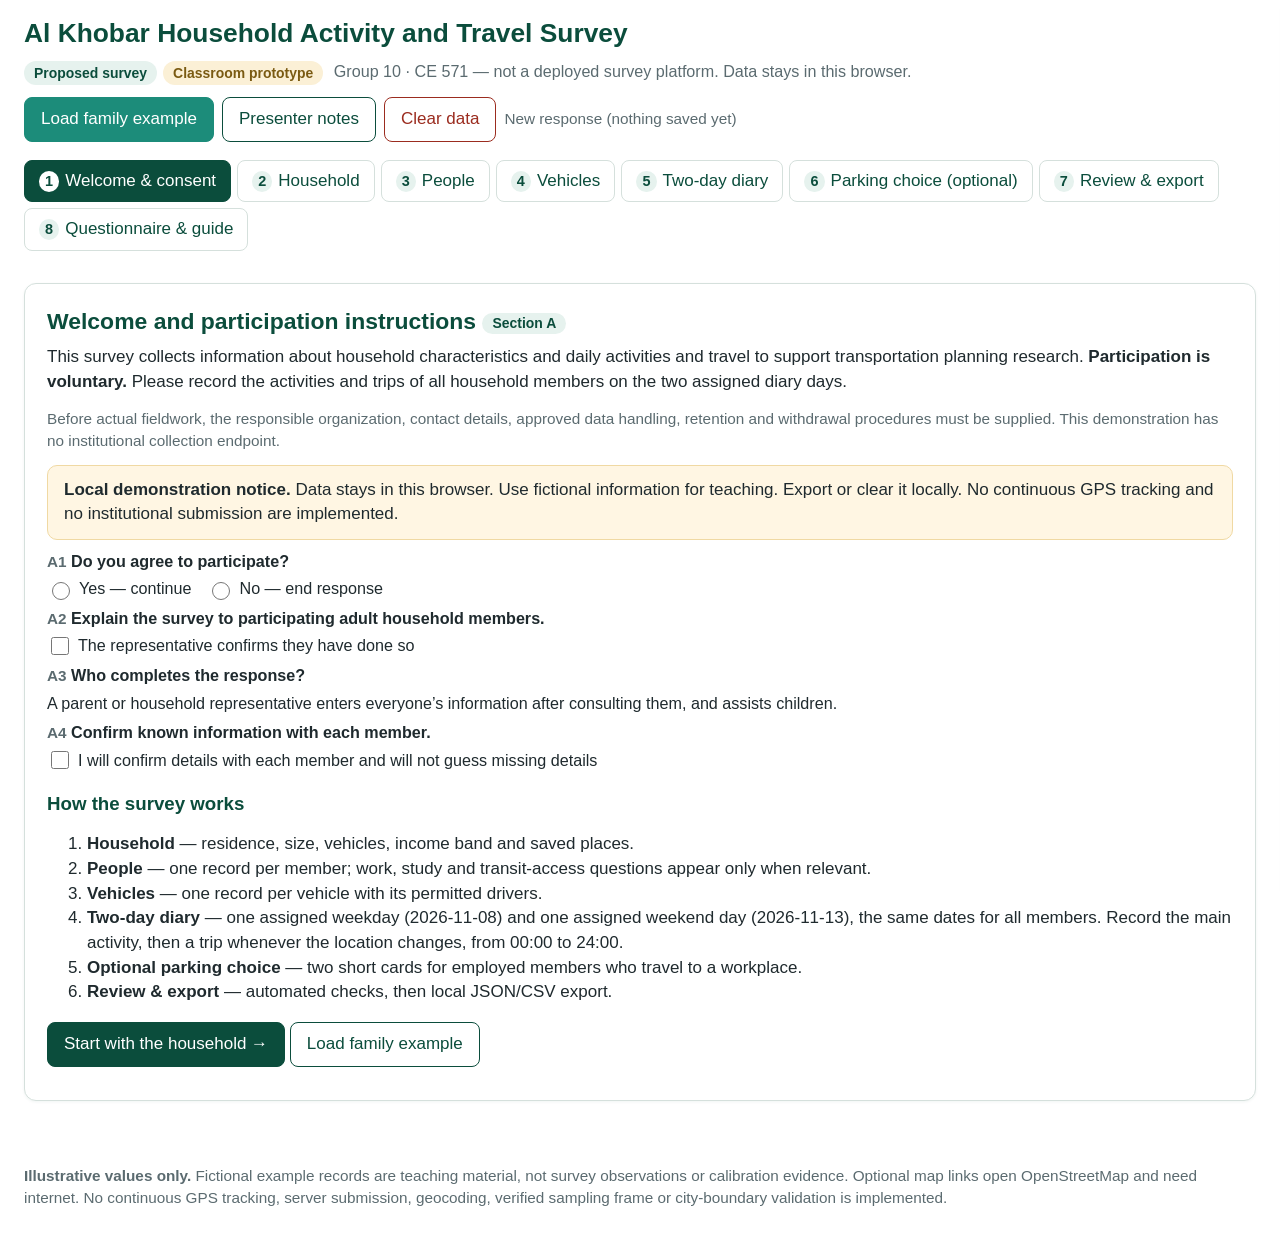
<file: CE571_Group10_ABM_Presentation/Al_Khobar_Household_Survey.html>
<!doctype html>
<html lang="en">
<head>
<meta charset="utf-8">
<meta name="viewport" content="width=device-width, initial-scale=1">
<title>Al Khobar Household Activity and Travel Survey</title>
<style>
:root{
  --green:#0B4D3C; --teal:#1C8C7A; --mint:#E6F2EE; --amber:#D9A441; --ink:#1F2A2E;
  --muted:#5B6B70; --line:#D5E0DC; --bg:#FFFFFF; --warn-bg:#FFF6E3; --err-bg:#FCE9E6; --ok-bg:#E6F2EE;
}
*{box-sizing:border-box}
html,body{margin:0;padding:0;background:var(--bg);color:var(--ink);font-family:Calibri,"Segoe UI",Arial,sans-serif;font-size:17px;line-height:1.45}
h1,h2,h3,h4{color:var(--green);margin:0 0 .4em;line-height:1.2}
h1{font-size:1.55rem}h2{font-size:1.35rem;margin-top:.2em}h3{font-size:1.1rem;margin-top:1.1em}h4{font-size:1rem;color:var(--teal)}
p{margin:.3em 0 .8em}
a{color:var(--teal)}
header.top{display:flex;flex-wrap:wrap;gap:12px;align-items:flex-start;justify-content:space-between;padding:18px 24px 10px;max-width:1280px;margin:0 auto}
header .sub{color:var(--muted);margin:0;font-size:.95rem}
.toolbar{display:flex;flex-wrap:wrap;gap:8px;align-items:center}
.status{font-size:.9rem;color:var(--muted)}
button{font:inherit;font-size:1rem;padding:9px 16px;border-radius:8px;border:1px solid var(--green);background:var(--green);color:#fff;cursor:pointer}
button:hover{background:#0e6049}
button.ghost{background:#fff;color:var(--green)}
button.ghost:hover{background:var(--mint)}
button.teal{background:var(--teal);border-color:var(--teal)}
button.small{padding:5px 10px;font-size:.9rem;border-radius:6px}
button.danger{background:#fff;color:#9B2C1F;border-color:#9B2C1F}
button:disabled{opacity:.5;cursor:not-allowed}
nav.tabs{display:flex;flex-wrap:wrap;gap:6px;padding:8px 24px;max-width:1280px;margin:0 auto}
nav.tabs button{background:#fff;color:var(--green);border:1px solid var(--line);padding:8px 14px}
nav.tabs button.active{background:var(--green);color:#fff;border-color:var(--green)}
nav.tabs button .n{display:inline-block;min-width:1.4em;text-align:center;border-radius:50%;background:var(--mint);color:var(--green);margin-right:6px;font-size:.85rem;font-weight:bold}
nav.tabs button.active .n{background:#fff}
main{max-width:1280px;margin:0 auto;padding:10px 24px 40px}
.card{background:#fff;border:1px solid var(--line);border-radius:12px;padding:20px 22px;margin:14px 0;box-shadow:0 1px 3px rgba(11,77,60,.06)}
.card.tint{background:var(--mint);border-color:transparent}
.badge{display:inline-block;padding:2px 10px;border-radius:999px;font-size:.82rem;font-weight:bold;background:var(--mint);color:var(--green);margin-right:6px;vertical-align:middle}
.badge.amber{background:#FBF0D6;color:#7A5A12}
.notice{background:var(--warn-bg);border:1px solid #F0D9A3;border-radius:10px;padding:12px 16px;margin:10px 0}
.grid{display:grid;grid-template-columns:repeat(auto-fit,minmax(260px,1fr));gap:12px 20px}
.field{display:flex;flex-direction:column;gap:4px;margin:6px 0}
.field label{font-weight:bold;color:var(--ink);font-size:.95rem}
.field .hint{font-size:.85rem;color:var(--muted);font-weight:normal}
input[type=text],input[type=number],input[type=date],select,textarea{font:inherit;font-size:1rem;padding:8px 10px;border:1px solid #B9C9C4;border-radius:8px;background:#fff;color:var(--ink);width:100%}
input:focus,select:focus,textarea:focus{outline:2px solid var(--teal);outline-offset:1px}
textarea{min-height:64px}
.checks{display:flex;flex-wrap:wrap;gap:8px 16px}
.checks label{font-weight:normal;display:flex;align-items:center;gap:6px}
input[type=checkbox],input[type=radio]{width:18px;height:18px;accent-color:var(--teal)}
table{border-collapse:collapse;width:100%;font-size:.95rem}
th,td{border:1px solid var(--line);padding:7px 9px;text-align:left;vertical-align:top}
th{background:var(--mint);color:var(--green)}
tr.trip td{background:#F6FBF9}
.tablewrap{overflow-x:auto}
.row{display:flex;flex-wrap:wrap;gap:10px;align-items:flex-end}
.row .field{flex:1 1 180px}
.inline{display:flex;flex-wrap:wrap;gap:8px;align-items:center}
.msg{padding:8px 12px;border-radius:8px;margin:6px 0}
.msg.error{background:var(--err-bg);border:1px solid #F0B9B0}
.msg.warn{background:var(--warn-bg);border:1px solid #F0D9A3}
.msg.ok{background:var(--ok-bg);border:1px solid #BCD9CF}
.stat{display:inline-block;background:var(--mint);border-radius:10px;padding:10px 16px;margin:4px 8px 4px 0;min-width:150px}
.stat b{display:block;font-size:1.6rem;color:var(--green)}
.spcard{border:2px solid var(--teal);border-radius:12px;padding:14px 16px;background:#fff}
.spcard table td:last-child,.spcard table th:last-child{text-align:right}
.drawer{position:fixed;top:0;right:-420px;width:400px;max-width:92vw;height:100vh;background:#fff;border-left:1px solid var(--line);box-shadow:-4px 0 18px rgba(0,0,0,.12);padding:20px;overflow:auto;transition:right .25s;z-index:50}
.drawer.open{right:0}
.drawer ol li{margin:6px 0}
footer{max-width:1280px;margin:0 auto;padding:10px 24px 30px;color:var(--muted);font-size:.9rem}
.kv{font-size:.95rem}.kv b{color:var(--green)}
.muted{color:var(--muted)}
.small{font-size:.9rem}
.right{text-align:right}
.guide h3{border-bottom:1px solid var(--line);padding-bottom:4px}
.pill{display:inline-block;background:#fff;border:1px solid var(--line);border-radius:999px;padding:1px 8px;font-size:.82rem;margin:1px 2px}
details{margin:6px 0}summary{cursor:pointer;color:var(--green);font-weight:bold}
@media (max-width:640px){header.top,nav.tabs,main{padding-left:14px;padding-right:14px}.card{padding:14px}body{font-size:16px}}
@media print{header .toolbar,nav.tabs,.drawer,.noprint,footer{display:none!important}main{padding:0}.card{border:none;box-shadow:none;page-break-inside:avoid}body{font-size:12pt}}
</style>
</head>
<body>
<header class="top">
  <div class="brand">
    <h1>Al Khobar Household Activity and Travel Survey</h1>
    <p class="sub"><span class="badge">Proposed survey</span><span class="badge amber">Classroom prototype</span> Group 10 · CE 571 — not a deployed survey platform. Data stays in this browser.</p>
  </div>
  <div class="toolbar noprint">
    <button id="btnExample" class="teal" data-action="loadExample">Load family example</button>
    <button id="btnNotes" class="ghost" data-action="toggleNotes">Presenter notes</button>
    <button id="btnClear" class="danger" data-action="clearData">Clear data</button>
    <span id="saveStatus" class="status"></span>
  </div>
</header>
<nav class="tabs noprint" id="tabs"></nav>
<main id="main"></main>
<aside id="notes" class="drawer noprint">
  <div class="inline" style="justify-content:space-between"><h2>Presenter notes</h2><button class="ghost small" data-action="toggleNotes">Close</button></div>
  <p class="small muted">Live demonstration, about two minutes (slide 22). Keep a static diary excerpt as a fallback.</p>
  <ol>
    <li>Open <b>Al_Khobar_Household_Survey.html</b> in a browser.</li>
    <li>Click <b>Load family example</b>.</li>
    <li>Briefly show <b>Household → People → Vehicles</b> in natural order.</li>
    <li>Open <b>Two-day diary</b>, select <b>Father</b> and the assigned <b>weekday</b>.</li>
    <li>Edit the <b>07:00–07:20 Home → School</b> trip; show the Child as a companion and vehicle V01. <b>Cancel</b> to retain the example.</li>
    <li>Select the <b>Child</b> to show the passenger copy and the different destination activity.</li>
    <li>Briefly show <b>Review &amp; export</b> and <b>Questionnaire &amp; guide</b>.</li>
  </ol>
  <h4>What to say</h4>
  <ul class="small">
    <li>Activity first, then travel only when the location changes.</li>
    <li>Activities and trips have separate durations.</li>
    <li>Shared trips are copied to companions and linked by a shared-trip ID; the destination activity is never copied.</li>
    <li>The prototype is local: no server submission, no continuous GPS, no live geocoder, no verified household access.</li>
    <li>Completion here is a local export, not an institutional submission.</li>
  </ul>
</aside>
<footer>
  <b>Illustrative values only.</b> Fictional example records are teaching material, not survey observations or calibration evidence. Optional map links open OpenStreetMap and need internet. No continuous GPS tracking, server submission, geocoding, verified sampling frame or city-boundary validation is implemented.
</footer>
<script>
(function(){
'use strict';
const KEY='alkhobar_survey_v1';
const ACTIVITIES=['Sleep and personal care','Meals','Work','Education','Shopping and services','School escort and other escort','Household and family care','Leisure and social activities','Healthcare','Waiting / other activity','Other'];
const MODES=['Car','Public transport','Walking','Cycling','Ride-hailing / taxi','Motorcycle','Other'];
const INCOME=['Less than SAR 5,000','SAR 5,000–9,999','SAR 10,000–14,999','SAR 15,000–19,999','SAR 20,000–29,999','SAR 30,000 or more','Prefer not to answer'];
const EDU=['No formal education yet','Primary','Intermediate','Secondary','Diploma','Bachelor’s','Postgraduate','Other'];
const VTYPES=['Car','SUV','Van','Pickup','Motorcycle','Other'];
const PROVISION=['Owned','Leased / rented','Employer-provided','Other'];
const STAGE_KINDS=['Walking','Waiting / transfer','Bus','Rail / metro','Other'];
const TRANSIT_WALK=['Under 5 minutes','5–10 minutes','11–20 minutes','Over 20 minutes','No usable service known','Unknown'];
const TABS=[['welcome','Welcome & consent'],['household','Household'],['people','People'],['vehicles','Vehicles'],['diary','Two-day diary'],['sp','Parking choice (optional)'],['review','Review & export'],['guide','Questionnaire & guide']];
const SP_CARDS=[
 {id:'card1',title:'Card 1',rows:[['Total daily outward-and-return travel time','70 min','100 min'],['Other daily travel costs','SAR 12','SAR 8'],['Daily workplace parking charge','SAR 10','SAR 0'],['Total daily cost','SAR 22','SAR 8']]},
 {id:'card2',title:'Card 2',rows:[['Total daily outward-and-return travel time','70 min','90 min'],['Other daily travel costs','SAR 12','SAR 8'],['Daily workplace parking charge','SAR 20','SAR 0'],['Total daily cost','SAR 32','SAR 8']]}
];

function freshState(){return {consent:{a1:'',a2:false,a3:'representative',a4:false},household:{id:'H001',repLabel:'',residence:'',size:'',vehicles:'',income:''},places:[],persons:[],vehicles:[],dates:{weekday:'2026-11-08',weekend:'2026-11-13'},diary:{},sp:{},meta:{version:1,created:new Date().toISOString(),source:'classroom prototype'}};}
let state=freshState();
let draft=null;
const ui={tab:'welcome',pid:'',date:'',newPlace:false,notes:false,lastChecks:null};
const roots={state:()=>state,draft:()=>draft,ui:()=>ui};

/* ---------- helpers ---------- */
const esc=s=>String(s==null?'':s).replace(/[&<>"']/g,c=>({'&':'&amp;','<':'&lt;','>':'&gt;','"':'&quot;',"'":'&#39;'}[c]));
const toMin=t=>{const m=/^(\d{1,2}):(\d{2})$/.exec(String(t||'').trim());if(!m)return null;const h=+m[1],mi=+m[2];if(mi>59||h>24||(h===24&&mi>0))return null;return h*60+mi;};
const fromMin=m=>String(Math.floor(m/60)).padStart(2,'0')+':'+String(m%60).padStart(2,'0');
const place=id=>state.places.find(p=>p.id===id);
const placeName=id=>{const p=place(id);return p?p.label:(id?('['+id+']'):'—');};
const person=id=>state.persons.find(p=>p.id===id);
const personName=id=>{const p=person(id);return p?(p.label||p.id):id;};
const vehicle=id=>state.vehicles.find(v=>v.id===id);
const nextId=(arr,prefix)=>{let n=1;while(arr.some(x=>x.id===prefix+String(n).padStart(2,'0')))n++;return prefix+String(n).padStart(2,'0');};
const dayKey=(pid,date)=>pid+'|'+date;
function getDay(pid,date,create){const k=dayKey(pid,date);if(!state.diary[k]&&create)state.diary[k]={startLoc:'',records:[],ordinary:'',unusual:'',noTravel:false,reviewed:false};return state.diary[k];}
function sortedRecords(day){return (day?day.records.slice():[]).sort((a,b)=>(toMin(a.start)??0)-(toMin(b.start)??0));}
function getPath(root,path){return path.split('.').reduce((o,k)=>o==null?undefined:o[k],root);}
function setPath(root,path,val){const ks=path.split('.');let o=root;for(let i=0;i<ks.length-1;i++){if(o[ks[i]]==null)o[ks[i]]={};o=o[ks[i]];}o[ks[ks.length-1]]=val;}
function resolve(path){const i=path.indexOf('.');const r=roots[path.slice(0,i)];return [r?r():null,path.slice(i+1)];}
function isChild(p){return p&&p.age!==''&&p.age!=null&&+p.age<18;}
function canDrive(p){return p&&!isChild(p)&&p.licence==='Holds valid licence';}
function mapLink(p){if(p.lat&&p.lon)return 'https://www.openstreetmap.org/?mlat='+encodeURIComponent(p.lat)+'&mlon='+encodeURIComponent(p.lon)+'#map=15/'+encodeURIComponent(p.lat)+'/'+encodeURIComponent(p.lon);return 'https://www.openstreetmap.org/search?query='+encodeURIComponent([p.label,p.description,p.locality].filter(Boolean).join(', '));}

/* ---------- persistence ---------- */
function save(){try{localStorage.setItem(KEY,JSON.stringify(state));setStatus('Saved locally '+new Date().toLocaleTimeString());}catch(e){setStatus('Local saving unavailable in this browser');}}
function load(){try{const s=localStorage.getItem(KEY);if(s){state=JSON.parse(s);setStatus('Resumed from local storage');return true;}}catch(e){}return false;}
function setStatus(t){const el=document.getElementById('saveStatus');if(el)el.textContent=t;}

/* ---------- example data ---------- */
function exampleState(){
  const s=freshState();
  s.consent={a1:'yes',a2:true,a3:'representative',a4:true};
  s.places=[
    {id:'L01',label:'Home',description:'Family residence (illustrative)',locality:'Al Khobar (illustrative)',lat:'',lon:''},
    {id:'L02',label:'School',description:'Child’s school (illustrative)',locality:'Al Khobar (illustrative)',lat:'',lon:''},
    {id:'L03',label:'Workplace',description:'Father’s workplace (illustrative)',locality:'Al Khobar (illustrative)',lat:'',lon:''},
    {id:'L04',label:'Supermarket A',description:'On the route home; smaller selection',locality:'Al Khobar (illustrative)',lat:'',lon:''},
    {id:'L05',label:'Supermarket B',description:'Requires a detour; wider selection',locality:'Al Khobar (illustrative)',lat:'',lon:''},
    {id:'L06',label:'Park',description:'Weekend outing (illustrative)',locality:'Al Khobar (illustrative)',lat:'',lon:''},
    {id:'L07',label:'Community centre',description:'Mother’s weekday outing (illustrative)',locality:'Al Khobar (illustrative)',lat:'',lon:''}
  ];
  s.household={id:'H001',repLabel:'Father (household representative)',residence:'L01',size:3,vehicles:1,income:'SAR 15,000–19,999'};
  s.persons=[
    {id:'P01',label:'Father',age:40,gender:'Male',education:'Bachelor’s',nationality:'',employed:true,student:false,licence:'Holds valid licence',workplace:'L03',workSchedule:'Fixed',workStart:'08:00',workEnd:'16:00',wfh:'Never',parking:'Paid parking available',parkingPayer:'Employee',parkingCharge:10,school:'',eduStart:'',eduEnd:'',transitWalk:'11–20 minutes',constraints:'Returns the shared car before 17:15 on weekdays (illustrative)'},
    {id:'P02',label:'Mother',age:38,gender:'Female',education:'Bachelor’s',nationality:'',employed:false,student:false,licence:'Holds valid licence',workplace:'',workSchedule:'',workStart:'',workEnd:'',wfh:'',parking:'',parkingPayer:'',parkingCharge:'',school:'',eduStart:'',eduEnd:'',transitWalk:'11–20 minutes',constraints:'Needs the shared car at 17:15 on the weekday (illustrative)'},
    {id:'P03',label:'Child',age:10,gender:'Male',education:'No formal education yet',nationality:'',employed:false,student:true,licence:'Not applicable',workplace:'',workSchedule:'',workStart:'',workEnd:'',wfh:'',parking:'',parkingPayer:'',parkingCharge:'',school:'L02',eduStart:'07:20',eduEnd:'14:00',transitWalk:'Unknown',constraints:'Escorted to and from school'}
  ];
  s.vehicles=[{id:'V01',type:'Car',provision:'Owned',drivers:['P01','P02'],restrictions:'One shared car. Mother needs it from 17:15 on the weekday (illustrative).'}];
  const WD='2026-11-08',WE='2026-11-13';
  let rid=0;const A=(st,en,act,loc,det)=>({id:'R'+String(++rid).padStart(3,'0'),type:'activity',activity:act,place:loc,start:st,end:en,detail:det||''});
  const T=(st,en,o,d,modes,role,veh,comp,shared,extra)=>Object.assign({id:'R'+String(++rid).padStart(3,'0'),type:'trip',origin:o,dest:d,start:st,end:en,modes:modes,role:role||'',vehicle:veh||'',companions:comp||[],nonHH:0,stages:[],fare:'',parking:'',toll:'',note:'',sharedId:shared||''},extra||{});
  const day=(pid,date,recs,extra)=>{s.diary[dayKey(pid,date)]=Object.assign({startLoc:'L01',records:recs,ordinary:'Yes',unusual:'',noTravel:false,reviewed:true},extra||{});};
  day('P01',WD,[A('00:00','06:00','Sleep and personal care','L01'),A('06:00','06:30','Sleep and personal care','L01'),A('06:30','07:00','Meals','L01'),
    T('07:00','07:20','L01','L02',['Car'],'Driver','V01',['P03'],'S01'),A('07:20','07:25','School escort and other escort','L02'),
    T('07:25','08:00','L02','L03',['Car'],'Driver','V01',[],'',{parking:10,note:'Workplace parking paid by employee (illustrative)'}),A('08:00','16:00','Work','L03'),
    T('16:00','16:15','L03','L04',['Car'],'Driver','V01',[],''),A('16:15','16:35','Shopping and services','L04'),
    T('16:35','17:00','L04','L01',['Car'],'Driver','V01',[],''),A('17:00','18:00','Household and family care','L01'),A('18:00','19:00','Meals','L01'),A('19:00','23:00','Leisure and social activities','L01'),A('23:00','24:00','Sleep and personal care','L01')]);
  day('P01',WE,[A('00:00','08:00','Sleep and personal care','L01'),A('08:00','09:00','Sleep and personal care','L01'),A('09:00','10:00','Meals','L01'),
    T('10:00','10:20','L01','L06',['Car'],'Driver','V01',['P02','P03'],'S03'),A('10:20','12:00','Leisure and social activities','L06'),
    T('12:00','12:20','L06','L01',['Car'],'Driver','V01',['P02','P03'],'S04'),A('12:20','13:00','Meals','L01'),A('13:00','18:00','Leisure and social activities','L01'),A('18:00','19:00','Meals','L01'),A('19:00','22:00','Leisure and social activities','L01'),A('22:00','24:00','Sleep and personal care','L01')]);
  day('P02',WD,[A('00:00','06:00','Sleep and personal care','L01'),A('06:00','07:00','Household and family care','L01'),A('07:00','07:30','Meals','L01'),A('07:30','13:40','Household and family care','L01'),
    T('13:40','14:00','L01','L02',['Walking'],'','',[],''),A('14:00','14:05','School escort and other escort','L02'),
    T('14:05','14:25','L02','L01',['Walking'],'','',['P03'],'S02'),A('14:25','17:15','Household and family care','L01'),
    T('17:15','17:30','L01','L07',['Car'],'Driver','V01',[],''),A('17:30','18:30','Leisure and social activities','L07'),
    T('18:30','18:45','L07','L01',['Car'],'Driver','V01',[],''),A('18:45','19:30','Meals','L01'),A('19:30','23:00','Leisure and social activities','L01'),A('23:00','24:00','Sleep and personal care','L01')]);
  day('P02',WE,[A('00:00','08:00','Sleep and personal care','L01'),A('08:00','09:00','Sleep and personal care','L01'),A('09:00','10:00','Meals','L01'),
    T('10:00','10:20','L01','L06',['Car'],'Passenger','V01',['P01','P03'],'S03'),A('10:20','12:00','Leisure and social activities','L06'),
    T('12:00','12:20','L06','L01',['Car'],'Passenger','V01',['P01','P03'],'S04'),A('12:20','13:00','Meals','L01'),A('13:00','18:00','Leisure and social activities','L01'),A('18:00','19:00','Meals','L01'),A('19:00','22:00','Leisure and social activities','L01'),A('22:00','24:00','Sleep and personal care','L01')]);
  day('P03',WD,[A('00:00','06:30','Sleep and personal care','L01'),A('06:30','06:45','Sleep and personal care','L01'),A('06:45','07:00','Meals','L01'),
    T('07:00','07:20','L01','L02',['Car'],'Passenger','V01',['P01'],'S01'),A('07:20','14:00','Education','L02'),A('14:00','14:05','Waiting / other activity','L02','Waiting for mother'),
    T('14:05','14:25','L02','L01',['Walking'],'','',['P02'],'S02'),A('14:25','16:00','Leisure and social activities','L01'),A('16:00','17:00','Education','L01','Homework'),A('17:00','18:00','Leisure and social activities','L01'),A('18:00','19:00','Meals','L01'),A('19:00','21:00','Leisure and social activities','L01'),A('21:00','24:00','Sleep and personal care','L01')]);
  day('P03',WE,[A('00:00','08:00','Sleep and personal care','L01'),A('08:00','09:00','Sleep and personal care','L01'),A('09:00','10:00','Meals','L01'),
    T('10:00','10:20','L01','L06',['Car'],'Passenger','V01',['P01','P02'],'S03'),A('10:20','12:00','Leisure and social activities','L06'),
    T('12:00','12:20','L06','L01',['Car'],'Passenger','V01',['P01','P02'],'S04'),A('12:20','13:00','Meals','L01'),A('13:00','18:00','Leisure and social activities','L01'),A('18:00','19:00','Meals','L01'),A('19:00','22:00','Leisure and social activities','L01'),A('22:00','24:00','Sleep and personal care','L01')]);
  s.sp={P01:{card1:'A',card1Reason:'',card2:'B',card2Reason:'',confirmed:true,note:'Illustrative answers entered for the teaching example'}};
  s.meta.example=true;
  return s;
}

/* ---------- checks ---------- */
function runChecks(){
  const out=[];const push=(level,pid,date,msg)=>out.push({level,pid,date,msg});
  const dates=[state.dates.weekday,state.dates.weekend];
  let tripCount=0,driverCount=0;
  const driverTrips=[];
  if(!state.persons.length)push('warn','','','No household members recorded yet.');
  state.persons.forEach(p=>{
    if(p.age===''||p.age==null)push('warn',p.id,'','Age is missing.');
    if(!p.gender)push('warn',p.id,'','Gender is missing.');
  });
  state.vehicles.forEach(v=>(v.drivers||[]).forEach(d=>{const p=person(d);if(p&&!canDrive(p))push('warn',d,'','Listed as a permitted driver of '+v.id+' but is under 18 or has no valid licence.');}));
  state.persons.forEach(p=>dates.forEach(date=>{
    const day=getDay(p.id,date,false);const label=(p.label||p.id)+' · '+date;
    if(!day||!day.records.length){push('error',p.id,date,'No diary records for this day.');return;}
    const recs=sortedRecords(day);
    let cur=day.startLoc||'';let cover=0;
    recs.forEach((r,i)=>{
      const st=toMin(r.start),en=toMin(r.end);
      if(st==null||en==null){push('error',p.id,date,'Record '+r.id+' has an invalid time.');return;}
      if(en<=st)push('error',p.id,date,'Record '+r.id+' ends before it starts.');
      cover+=Math.max(0,en-st);
      if(i===0&&st!==0)push('error',p.id,date,'The day does not start at 00:00 (first record starts '+r.start+').');
      if(i>0){const pe=toMin(recs[i-1].end);if(pe!=null){if(st<pe)push('error',p.id,date,'Overlapping records: '+recs[i-1].id+' and '+r.id+' ('+recs[i-1].end+' / '+r.start+'). Check their times.');else if(st>pe)push('error',p.id,date,'Time gap '+recs[i-1].end+'–'+r.start+': what was the person doing during the missing interval?');}}
      if(i===recs.length-1&&en!==1440)push('error',p.id,date,'The day does not finish at 24:00 (last record ends '+r.end+').');
      if(r.type==='activity'){
        if(!r.activity)push('error',p.id,date,'Record '+r.id+' has no main activity.');
        if(!r.place)push('error',p.id,date,'Record '+r.id+' has no location.');
        else if(cur&&r.place!==cur)push('error',p.id,date,'Location discontinuity at '+r.start+': activity at '+placeName(r.place)+' but the previous location was '+placeName(cur)+'. Was a trip missed?');
        cur=r.place||cur;
      }else{
        tripCount++;
        if(!r.origin||!r.dest)push('error',p.id,date,'Trip '+r.id+' is missing an origin or destination.');
        if(cur&&r.origin&&r.origin!==cur)push('error',p.id,date,'Trip '+r.id+' starts at '+placeName(r.origin)+' but the previous location was '+placeName(cur)+'.');
        if(r.origin&&r.dest&&r.origin===r.dest)push('warn',p.id,date,'Trip '+r.id+' has the same origin and destination.');
        const dur=en-st;if(dur>180)push('warn',p.id,date,'Trip '+r.id+' lasts '+dur+' minutes; confirm this implausibly long travel time.');if(dur<1)push('warn',p.id,date,'Trip '+r.id+' lasts under one minute.');
        if(!(r.modes||[]).length)push('error',p.id,date,'Trip '+r.id+' has no travel mode.');
        if((r.modes||[]).includes('Car')){
          if(!r.role)push('warn',p.id,date,'Trip '+r.id+' by car: driver or passenger not recorded.');
          if(r.role==='Driver'){
            if(!canDrive(p))push('error',p.id,date,'Trip '+r.id+': recorded as driver but the person is under 18 or has no valid licence.');
            if(vehicle(r.vehicle)){driverCount++;driverTrips.push({pid:p.id,date,r,st,en});const v=vehicle(r.vehicle);if(!(v.drivers||[]).includes(p.id))push('warn',p.id,date,'Trip '+r.id+': drives '+v.id+' but is not listed among its permitted drivers.');}
          }
        }
        if((r.modes||[]).includes('Public transport')&&!(r.stages||[]).length)push('warn',p.id,date,'Trip '+r.id+' uses public transport but no stages are recorded (walk, wait, in-vehicle).');
        (r.companions||[]).forEach(c=>{
          const cd=getDay(c,date,false);const match=cd&&cd.records.find(x=>x.type==='trip'&&x.sharedId&&x.sharedId===r.sharedId);
          if(!r.sharedId)push('warn',p.id,date,'Trip '+r.id+' lists '+personName(c)+' as a companion but has no shared-trip ID; use “Copy to companions”.');
          else if(!match)push('warn',p.id,date,'Shared trip '+r.sharedId+': '+personName(c)+' has no matching trip record. Confirm the companions shared this entire segment.');
          else if(match.start!==r.start||match.end!==r.end||match.origin!==r.origin||match.dest!==r.dest)push('warn',p.id,date,'Shared trip '+r.sharedId+': the copy for '+personName(c)+' has different times or locations.');
          else if(!(match.companions||[]).includes(p.id))push('warn',p.id,date,'Shared trip '+r.sharedId+': '+personName(c)+'’s copy does not list '+(p.label||p.id)+' as a companion.');
        });
        cur=r.dest||cur;
      }
    });
    if(cover!==1440)push('error',p.id,date,'Records cover '+cover+' minutes, not 1,440.');
    const trips=recs.filter(r=>r.type==='trip').length;
    if(trips===0&&!day.noTravel)push('warn',p.id,date,'No trips recorded: confirm the person stayed without travelling (E11) or add the missing trips.');
    if(trips>0&&day.noTravel)push('warn',p.id,date,'“No travel” is confirmed but trips are recorded.');
    if(!day.ordinary)push('warn',p.id,date,'Ordinary-day question (E9) not answered.');
    if(day.ordinary==='No'&&!day.unusual)push('warn',p.id,date,'Unusual circumstances (E10) not explained.');
    if(!day.reviewed)push('warn',p.id,date,'Review with the member (E12) not confirmed.');
  }));
  for(let i=0;i<driverTrips.length;i++)for(let j=i+1;j<driverTrips.length;j++){const a=driverTrips[i],b=driverTrips[j];if(a.pid!==b.pid&&a.date===b.date&&a.r.vehicle===b.r.vehicle&&a.st<b.en&&b.st<a.en)push('error',a.pid,a.date,'Vehicle conflict: '+a.r.vehicle+' is driven by '+personName(a.pid)+' ('+a.r.start+'–'+a.r.end+') and '+personName(b.pid)+' ('+b.r.start+'–'+b.r.end+') at the same time.');}
  const shared={};Object.keys(state.diary).forEach(k=>state.diary[k].records.forEach(r=>{if(r.type==='trip'&&r.sharedId){(shared[r.sharedId]=shared[r.sharedId]||[]).push(r);}}));
  Object.keys(shared).forEach(id=>{const rs=shared[id];const paid=rs.filter(r=>(r.parking!==''&&r.parking!=null)||(r.toll!==''&&r.toll!=null));if(paid.length>1)push('warn','','','Shared trip '+id+': parking/toll recorded more than once; record shared vehicle payments once.');const drivers=rs.filter(r=>r.role==='Driver');if(drivers.length>1)push('error','','','Shared trip '+id+' has more than one driver.');});
  const counts={persons:state.persons.length,vehicles:state.vehicles.length,personTrips:tripCount,driverRecords:driverCount,personDays:Object.keys(state.diary).filter(k=>state.diary[k].records.length).length,errors:out.filter(o=>o.level==='error').length,warnings:out.filter(o=>o.level==='warn').length};
  ui.lastChecks={items:out,counts};
  return ui.lastChecks;
}

/* ---------- shared trip copy ---------- */
function copyTripToCompanions(pid,date,rid){
  const day=getDay(pid,date,false);if(!day)return 'No diary day.';
  const r=day.records.find(x=>x.id===rid);if(!r||r.type!=='trip')return 'Trip not found.';
  if(!(r.companions||[]).length)return 'This trip has no household companions to copy to.';
  if(!r.sharedId){let n=1;const all=[];Object.keys(state.diary).forEach(k=>state.diary[k].records.forEach(x=>x.sharedId&&all.push(x.sharedId)));while(all.includes('S'+String(n).padStart(2,'0')))n++;r.sharedId='S'+String(n).padStart(2,'0');}
  const participants=[pid].concat(r.companions);let made=0,skipped=0;
  r.companions.forEach(c=>{
    const cd=getDay(c,date,true);
    if(cd.records.some(x=>x.type==='trip'&&x.sharedId===r.sharedId)){skipped++;return;}
    const cp=person(c);
    const copy={id:nextRecordId(),type:'trip',origin:r.origin,dest:r.dest,start:r.start,end:r.end,modes:r.modes.slice(),role:(r.modes.includes('Car')?'Passenger':''),vehicle:r.vehicle,companions:participants.filter(x=>x!==c),nonHH:r.nonHH||0,stages:(r.stages||[]).map(s=>Object.assign({},s)),fare:'',parking:'',toll:'',note:'Copied from '+personName(pid)+'’s record for review. Confirm fare and the destination activity.',sharedId:r.sharedId};
    if(cp&&isChild(cp))copy.role=r.modes.includes('Car')?'Passenger':'';
    cd.records.push(copy);made++;
  });
  save();return 'Copied to '+made+' companion'+(made===1?'':'s')+(skipped?' ('+skipped+' already had a copy)':'')+'. Shared-trip ID '+r.sharedId+'. Review each copy: the destination activity was not copied and personal fares were left blank.';
}
function nextRecordId(){let n=1;const all=new Set();Object.keys(state.diary).forEach(k=>state.diary[k].records.forEach(x=>all.add(x.id)));while(all.has('R'+String(n).padStart(3,'0')))n++;return 'R'+String(n).padStart(3,'0');}

/* ---------- exports ---------- */
function exportJSON(){return JSON.stringify(Object.assign({exportedAt:new Date().toISOString(),notice:'Classroom prototype export. Fictional/illustrative data; not survey observations.'},state),null,2);}
function exportCSV(){
  const rows=[['household_id','person_id','person_label','date','record_id','record_type','start','end','duration_min','activity_or_modes','location_or_origin','destination','role','vehicle','companions','non_household_companions','shared_trip_id','pt_stages','fare_sar','parking_sar','toll_sar','detail_or_note']];
  const q=v=>'"'+String(v==null?'':v).replace(/"/g,'""')+'"';
  state.persons.forEach(p=>[state.dates.weekday,state.dates.weekend].forEach(date=>{const d=getDay(p.id,date,false);if(!d)return;sortedRecords(d).forEach(r=>{const dur=(toMin(r.end)??0)-(toMin(r.start)??0);
    if(r.type==='activity')rows.push([state.household.id,p.id,p.label,date,r.id,'activity',r.start,r.end,dur,r.activity,placeName(r.place),'','','','','','','','','','',r.detail]);
    else rows.push([state.household.id,p.id,p.label,date,r.id,'trip',r.start,r.end,dur,(r.modes||[]).join('; '),placeName(r.origin),placeName(r.dest),r.role,r.vehicle,(r.companions||[]).map(personName).join('; '),r.nonHH,r.sharedId,(r.stages||[]).map(s=>s.kind+(s.line?' '+s.line:'')+(s.start?' '+s.start+'-'+s.end:'')).join(' > '),r.fare,r.parking,r.toll,r.note]);});}));
  return rows.map(r=>r.map(q).join(',')).join('\n');
}
function download(name,text,type){try{const b=new Blob([text],{type:type||'text/plain'});const a=document.createElement('a');a.href=URL.createObjectURL(b);a.download=name;document.body.appendChild(a);a.click();setTimeout(()=>{URL.revokeObjectURL(a.href);a.remove();},500);}catch(e){alert('Export failed in this browser.');}}

/* ---------- rendering ---------- */
function sel(path,opts,val,extra){return '<select data-path="'+path+'" '+(extra||'')+'><option value="">— select —</option>'+opts.map(o=>{const v=Array.isArray(o)?o[0]:o,l=Array.isArray(o)?o[1]:o;return '<option value="'+esc(v)+'"'+(String(val)===String(v)?' selected':'')+'>'+esc(l)+'</option>';}).join('')+'</select>';}
function placeSel(path,val,extra){return sel(path,state.places.map(p=>[p.id,p.label+(p.locality?' — '+p.locality:'')]),val,extra);}
function txt(path,val,ph,type){return '<input type="'+(type||'text')+'" data-path="'+path+'" value="'+esc(val==null?'':val)+'" placeholder="'+esc(ph||'')+'">';}
function field(label,inner,hint,id){return '<div class="field"><label>'+(id?'<span class="muted small">'+id+'</span> ':'')+esc(label)+(hint?' <span class="hint">'+esc(hint)+'</span>':'')+'</label>'+inner+'</div>';}
function chk(path,val,label){return '<label><input type="checkbox" data-path="'+path+'"'+(val?' checked':'')+'> '+esc(label)+'</label>';}
function listChk(path,arr,item,label,dis){return '<label><input type="checkbox" data-list="'+path+'" data-item="'+esc(item)+'"'+((arr||[]).includes(item)?' checked':'')+(dis?' disabled':'')+'> '+esc(label)+'</label>';}

function renderTabs(){document.getElementById('tabs').innerHTML=TABS.map((t,i)=>'<button data-action="tab" data-arg="'+t[0]+'" class="'+(ui.tab===t[0]?'active':'')+'"><span class="n">'+(i+1)+'</span>'+esc(t[1])+'</button>').join('');}

function renderWelcome(){const c=state.consent;return `
<div class="card">
 <h2>Welcome and participation instructions <span class="badge">Section A</span></h2>
 <p>This survey collects information about household characteristics and daily activities and travel to support transportation planning research. <b>Participation is voluntary.</b> Please record the activities and trips of all household members on the two assigned diary days.</p>
 <p class="small muted">Before actual fieldwork, the responsible organization, contact details, approved data handling, retention and withdrawal procedures must be supplied. This demonstration has no institutional collection endpoint.</p>
 <div class="notice"><b>Local demonstration notice.</b> Data stays in this browser. Use fictional information for teaching. Export or clear it locally. No continuous GPS tracking and no institutional submission are implemented.</div>
 ${field('Do you agree to participate?','<div class="checks"><label><input type="radio" name="a1" data-path="state.consent.a1" value="yes"'+(c.a1==='yes'?' checked':'')+'> Yes — continue</label><label><input type="radio" name="a1" data-path="state.consent.a1" value="no"'+(c.a1==='no'?' checked':'')+'> No — end response</label></div>','','A1')}
 ${c.a1==='no'?'<div class="msg warn">Thank you. The response ends here. You may clear the local data using the button above.</div>':''}
 ${field('Explain the survey to participating adult household members.','<div class="checks">'+chk('state.consent.a2',c.a2,'The representative confirms they have done so')+'</div>','','A2')}
 ${field('Who completes the response?','<div class="kv">A parent or household representative enters everyone’s information after consulting them, and assists children.</div>','','A3')}
 ${field('Confirm known information with each member.','<div class="checks">'+chk('state.consent.a4',c.a4,'I will confirm details with each member and will not guess missing details')+'</div>','','A4')}
 <h3>How the survey works</h3>
 <ol>
  <li><b>Household</b> — residence, size, vehicles, income band and saved places.</li>
  <li><b>People</b> — one record per member; work, study and transit-access questions appear only when relevant.</li>
  <li><b>Vehicles</b> — one record per vehicle with its permitted drivers.</li>
  <li><b>Two-day diary</b> — one assigned weekday (${esc(state.dates.weekday)}) and one assigned weekend day (${esc(state.dates.weekend)}), the same dates for all members. Record the main activity, then a trip whenever the location changes, from 00:00 to 24:00.</li>
  <li><b>Optional parking choice</b> — two short cards for employed members who travel to a workplace.</li>
  <li><b>Review &amp; export</b> — automated checks, then local JSON/CSV export.</li>
 </ol>
 <p class="noprint"><button data-action="tab" data-arg="household">Start with the household →</button> <button class="ghost" data-action="loadExample">Load family example</button></p>
</div>`;}

function renderHousehold(){const h=state.household;return `
<div class="card">
 <h2>Household information <span class="badge">Section B</span></h2>
 <div class="grid">
  ${field('Household ID','<input type="text" value="'+esc(h.id)+'" disabled>','Automatically assigned','B1')}
  ${field('Representative label',txt('state.household.repLabel',h.repLabel,'e.g. Father (household representative)'),'Optional role or label; a legal name is unnecessary for the demo','B2')}
  ${field('Where is the household’s usual residence?',placeSel('state.household.residence',h.residence),'Choose a saved place, or add one below','B3')}
  ${field('How many people usually live in this household?',txt('state.household.size',h.size,'',''),'Number including children; that many person records are created','B4')}
  ${field('How many vehicles are normally available for private household use?',txt('state.household.vehicles',h.vehicles,'',''),'Include available leased or employer vehicles; vehicle records are created','B5')}
  ${field('What is the household’s approximate total monthly income, in SAR?',sel('state.household.income',INCOME,h.income),'Total household income, not the representative’s alone','B6')}
 </div>
 <p class="small muted">Income bands are proposed bands, not observed income distributions.</p>
</div>
<div class="card">
 <h2>Saved places</h2>
 <p class="small">Home, usual work/school and other repeated places can be reused across the diary. Store a label, description or address, locality and optional coordinates. Manual entry works offline; the optional map check opens OpenStreetMap and needs internet. Verify locations and study boundaries before field deployment.</p>
 <div class="tablewrap"><table><tr><th>ID</th><th>Label</th><th>Description / address / landmark</th><th>City / locality</th><th>Lat</th><th>Lon</th><th class="noprint"></th></tr>
 ${state.places.map((p,i)=>'<tr><td>'+esc(p.id)+'</td><td>'+txt('state.places.'+i+'.label',p.label)+'</td><td>'+txt('state.places.'+i+'.description',p.description)+'</td><td>'+txt('state.places.'+i+'.locality',p.locality)+'</td><td>'+txt('state.places.'+i+'.lat',p.lat,'optional')+'</td><td>'+txt('state.places.'+i+'.lon',p.lon,'optional')+'</td><td class="noprint" style="white-space:nowrap"><a class="small" target="_blank" rel="noopener" href="'+esc(mapLink(p))+'">Check on map</a> <button class="small ghost" data-action="delPlace" data-arg="'+i+'">Remove</button></td></tr>').join('')||'<tr><td colspan="7" class="muted">No saved places yet.</td></tr>'}
 </table></div>
 <p class="noprint"><button class="ghost" data-action="addPlace">+ Add a place</button></p>
</div>`;}

function renderPeople(){if(!state.persons.length)return '<div class="card"><h2>Household members <span class="badge">Section C</span></h2><p>No member records yet. Enter the household size on the Household tab, or add a member here.</p><p class="noprint"><button data-action="addPerson">+ Add a member</button></p></div>';
 return '<div class="card"><h2>Household members <span class="badge">Section C</span></h2><p class="small">One record per member. Irrelevant work or student questions are skipped automatically. The representative consults each member rather than guessing.</p></div>'+state.persons.map((p,i)=>{const b='state.persons.'+i+'.';return `
<div class="card">
 <div class="inline" style="justify-content:space-between"><h3 style="margin-top:0">${esc(p.id)} · ${esc(p.label||'Member '+(i+1))}</h3><button class="small ghost noprint" data-action="delPerson" data-arg="${i}">Remove</button></div>
 <div class="grid">
  ${field('Member label',txt(b+'label',p.label,'Father, Mother, Child …'),'Assigned ID plus a label','C1')}
  ${field('Age in completed years',txt(b+'age',p.age,'','number'),'0 for a child under one year','C2')}
  ${field('Gender',sel(b+'gender',['Male','Female'],p.gender),'','C3')}
  ${field('Highest education completed',sel(b+'education',EDU,p.education),'','C4')}
  ${field('Nationality group',sel(b+'nationality',['Saudi','Non-Saudi'],p.nationality),'Optional','C5')}
  ${field('Current employment and education status','<div class="checks">'+chk(b+'employed',p.employed,'Employed or self-employed')+chk(b+'student',p.student,'Student')+'</div>','Both can apply; leave both unchecked if neither applies','C6')}
  ${field('Driving-licence status',sel(b+'licence',['Holds valid licence','Does not hold valid licence','Not applicable'],p.licence),'','C7')}
 </div>
 ${p.employed?`<h4>Work (asked because the member is employed)</h4><div class="grid">
  ${field('Usual workplace',placeSel(b+'workplace',p.workplace),'Saved place','C8')}
  ${field('Work schedule',sel(b+'workSchedule',['Fixed','Flexible','Shifts / variable','No usual schedule'],p.workSchedule),'','C9')}
  ${field('Usual work start','<div class="inline">'+txt(b+'workStart',p.workStart,'HH:MM')+'</div>','24-hour time, if applicable','C10')}
  ${field('Usual work end','<div class="inline">'+txt(b+'workEnd',p.workEnd,'HH:MM')+'</div>','','C10')}
  ${field('Working from home',sel(b+'wfh',['Never','Some workdays','All workdays','Varies'],p.wfh),'','C11')}
  ${field('Workplace parking availability',sel(b+'parking',['Free parking available','Paid parking available','No parking available','Unknown'],p.parking),'','C12')}
  ${p.parking==='Paid parking available'?field('Who normally pays workplace parking charges?',sel(b+'parkingPayer',['Employee','Employer','Shared payment','Unknown'],p.parkingPayer),'','C13'):''}
  ${p.parking==='Paid parking available'?field('Typical total daily parking charge (SAR)',txt(b+'parkingCharge',p.parkingCharge,'leave blank if unknown','number'),'','C14'):''}
 </div>`:''}
 ${p.student?`<h4>Education (asked because the member is a student)</h4><div class="grid">
  ${field('Usual school / college / university',placeSel(b+'school',p.school),'Saved place','C15')}
  ${field('Usual education start',txt(b+'eduStart',p.eduStart,'HH:MM'),'','C16')}
  ${field('Usual education end',txt(b+'eduEnd',p.eduEnd,'HH:MM'),'','C16')}
 </div>`:''}
 <div class="grid">
  ${field('Usual walking time from home to a usable transit stop',sel(b+'transitWalk',TRANSIT_WALK,p.transitWalk),'','C17')}
  ${field('Mobility, access, escort or other travel constraints','<textarea data-path="'+b+'constraints">'+esc(p.constraints)+'</textarea>','Optional short text','C18')}
 </div>
</div>`;}).join('')+'<p class="noprint"><button class="ghost" data-action="addPerson">+ Add a member</button></p>';}

function renderVehicles(){return '<div class="card"><h2>Household vehicles <span class="badge">Section D</span></h2><p class="small">Ownership or provision and actual availability differ. Actual use is captured in the diary and linked by vehicle ID. Recorded drivers are checked against the permitted-driver and licence information.</p>'+(state.vehicles.length?'':'<p>No vehicle records yet.</p>')+'</div>'+state.vehicles.map((v,i)=>{const b='state.vehicles.'+i+'.';return `
<div class="card">
 <div class="inline" style="justify-content:space-between"><h3 style="margin-top:0">${esc(v.id)}</h3><button class="small ghost noprint" data-action="delVehicle" data-arg="${i}">Remove</button></div>
 <div class="grid">
  ${field('Vehicle ID','<input type="text" value="'+esc(v.id)+'" disabled>','Automatically assigned','D1')}
  ${field('Vehicle type',sel(b+'type',VTYPES,v.type),'','D2')}
  ${field('How is the vehicle provided?',sel(b+'provision',PROVISION,v.provision),'','D3')}
  ${field('Which members may drive it?','<div class="checks">'+(state.persons.map(p=>listChk(b+'drivers',v.drivers,p.id,(p.label||p.id)+(canDrive(p)?'':' (no licence / under 18)'),!canDrive(p))).join('')||'<span class="muted">Add members first</span>')+'</div>','Select existing person IDs','D4')}
  ${field('Usual availability restrictions / sharing arrangements','<textarea data-path="'+b+'restrictions">'+esc(v.restrictions)+'</textarea>','Short text, including relevant time conditions','D5')}
 </div>
</div>`;}).join('')+'<p class="noprint"><button class="ghost" data-action="addVehicle">+ Add a vehicle</button></p>';}

function renderDiary(){
 if(!state.persons.length)return '<div class="card"><h2>Two-day diary <span class="badge">Sections E–F</span></h2><p>Add household members first.</p></div>';
 if(!ui.pid||!person(ui.pid))ui.pid=state.persons[0].id;
 if(!ui.date)ui.date=state.dates.weekday;
 const p=person(ui.pid);const day=getDay(ui.pid,ui.date,true);const recs=sortedRecords(day);
 let html=`<div class="card">
 <h2>Two-day diary <span class="badge">Sections E–F</span></h2>
 <p class="small"><b>Activity → location → start/end → travel if the location changes → next activity → full-day review.</b> Include at-home activities, all modes, short walks, out-of-area trips, transfer stages, vehicle sharing and no-travel days. Activities and trips have separate durations.</p>
 <div class="row">
  ${field('Assigned weekday date',txt('state.dates.weekday',state.dates.weekday,'YYYY-MM-DD','date'),'Same for all members','E1')}
  ${field('Assigned weekend date',txt('state.dates.weekend',state.dates.weekend,'YYYY-MM-DD','date'),'Same for all members','E1')}
  ${field('Member',sel('ui.pid',state.persons.map(x=>[x.id,x.id+' · '+(x.label||'')]),ui.pid),'','E2')}
  ${field('Diary day',sel('ui.date',[[state.dates.weekday,'Weekday '+state.dates.weekday],[state.dates.weekend,'Weekend '+state.dates.weekend]],ui.date),'','E2')}
 </div>
 <p class="small muted">Calendar grouping is proposed as Sunday–Thursday (weekday) and Friday–Saturday (weekend); record actual work circumstances because weekend days may be working days for some members.</p>
</div>
<div class="card">
 <h3 style="margin-top:0">${esc(p.label||p.id)} · ${esc(ui.date)} ${ui.date===state.dates.weekend?'<span class="badge">Weekend day</span>':'<span class="badge">Weekday</span>'}</h3>
 <div class="row">
  ${field('Where was the person at 00:00?',placeSel('state.diary.'+dayKey(ui.pid,ui.date)+'.startLoc',day.startLoc),'Home, another location, or the origin of a continuing trip','E3')}
  ${field('Was this an ordinary day?',sel('state.diary.'+dayKey(ui.pid,ui.date)+'.ordinary',['Yes','No — unusual circumstances','Unknown'].map(x=>[x.split(' ')[0]==='No'?'No':x,x]),day.ordinary),'','E9')}
  ${day.ordinary==='No'?field('Explain unusual circumstances',txt('state.diary.'+dayKey(ui.pid,ui.date)+'.unusual',day.unusual,'short text'),'The day is retained with its flag','E10'):''}
 </div>
 <div class="tablewrap"><table>
  <tr><th>Time</th><th>Record</th><th>Activity / modes</th><th>Location / route</th><th>Sharing / role</th><th>Costs (SAR)</th><th class="noprint">Actions</th></tr>
  ${recs.map(r=>{const dur=(toMin(r.end)??0)-(toMin(r.start)??0);if(r.type==='activity')return '<tr><td>'+esc(r.start)+'–'+esc(r.end)+'<br><span class="small muted">'+dur+' min</span></td><td>Activity</td><td>'+esc(r.activity)+(r.detail?'<br><span class="small muted">'+esc(r.detail)+'</span>':'')+'</td><td>'+esc(placeName(r.place))+'</td><td></td><td></td><td class="noprint" style="white-space:nowrap"><button class="small ghost" data-action="editRec" data-arg="'+r.id+'">Edit</button> <button class="small ghost" data-action="delRec" data-arg="'+r.id+'">Delete</button></td></tr>';
   const share=[r.role,r.vehicle?('Vehicle '+r.vehicle):'',(r.companions||[]).length?'With '+(r.companions||[]).map(personName).join(', '):'',r.nonHH?('+'+r.nonHH+' non-household'):'',r.sharedId?'<span class="pill">'+esc(r.sharedId)+'</span>':''].filter(Boolean).join('; ');
   const costs=[r.fare!==''&&r.fare!=null?'fare '+r.fare:'',r.parking!==''&&r.parking!=null?'parking '+r.parking:'',r.toll!==''&&r.toll!=null?'toll '+r.toll:''].filter(Boolean).join(', ');
   return '<tr class="trip"><td>'+esc(r.start)+'–'+esc(r.end)+'<br><span class="small muted">'+dur+' min travel</span></td><td>Travel</td><td>'+esc((r.modes||[]).join(' + '))+((r.stages||[]).length?'<br><span class="small muted">'+r.stages.map(s=>esc(s.kind+(s.line?' '+s.line:''))).join(' › ')+'</span>':'')+'</td><td>'+esc(placeName(r.origin))+' → '+esc(placeName(r.dest))+'</td><td>'+share+'</td><td>'+esc(costs)+'</td><td class="noprint" style="white-space:nowrap"><button class="small ghost" data-action="editRec" data-arg="'+r.id+'">Edit</button> '+((r.companions||[]).length?'<button class="small ghost" data-action="copyTrip" data-arg="'+r.id+'">Copy to companions</button> ':'')+'<button class="small ghost" data-action="delRec" data-arg="'+r.id+'">Delete</button></td></tr>';}).join('')||'<tr><td colspan="7" class="muted">No records yet. Start with the activity at 00:00.</td></tr>'}
 </table></div>
 <p class="noprint inline"><button data-action="addActivity">+ Add activity</button><button class="teal" data-action="addTrip">+ Add trip (location changed)</button><span class="small muted">Did the next activity occur at the same location? Same location: add the next activity. Changed location: record the trip. (E8)</span></p>
 ${ui.copyMsg?'<div class="msg ok">'+esc(ui.copyMsg)+'</div>':''}
 ${draft?renderRecordForm():''}
 <div class="checks" style="margin-top:10px">
  ${chk('state.diary.'+dayKey(ui.pid,ui.date)+'.noTravel',day.noTravel,'E11 · No travel on this day (explicit confirmation; activities are still recorded)')}
  ${chk('state.diary.'+dayKey(ui.pid,ui.date)+'.reviewed',day.reviewed,'E12 · The representative confirms all known activities and trips for this member-day were reviewed with the member')}
 </div>
 <p class="small muted">For travel across midnight, record the portion within the assigned day and flag the continuation in the note. A day with no trips is a valid observation, not an automatic exclusion.</p>
</div>`;
 return html;}

function renderRecordForm(){const d=draft;const p=person(ui.pid);const others=state.persons.filter(x=>x.id!==ui.pid);
 if(d.type==='activity')return `<div class="card tint" id="recform"><h3 style="margin-top:0">${d.isNew?'New activity record':'Edit activity record '+esc(d.id)}</h3>
 <div class="grid">
  ${field('Main activity',sel('draft.activity',ACTIVITIES,d.activity),'Record the main activity in a period rather than every minor action','E4')}
  ${field('Activity location','<div class="inline">'+placeSel('draft.place',d.place)+'</div>'+newPlaceBox('draft.place'),'Saved place, or add a new one','E5')}
  ${field('Start (HH:MM)',txt('draft.start',d.start,'00:00'),'The first record starts at 00:00','E6')}
  ${field('End (HH:MM)',txt('draft.end',d.end,'24:00'),'The last record ends at 24:00; duration is calculated','E6')}
  ${field('Activity detail',txt('draft.detail',d.detail,'optional'),'Optional','E7')}
 </div>
 ${d.err?'<div class="msg error">'+esc(d.err)+'</div>':''}
 <p class="noprint inline"><button data-action="saveRec">Save record</button><button class="ghost" data-action="cancelRec">Cancel</button></p></div>`;
 const car=(d.modes||[]).includes('Car'),pt=(d.modes||[]).includes('Public transport');
 return `<div class="card tint" id="recform"><h3 style="margin-top:0">${d.isNew?'New trip record':'Edit trip record '+esc(d.id)} ${d.sharedId?'<span class="pill">Shared-trip ID '+esc(d.sharedId)+'</span>':''}</h3>
 <div class="grid">
  ${field('Trip origin',placeSel('draft.origin',d.origin),'Previous location prefilled for confirmation','F1')}
  ${field('Trip destination','<div class="inline">'+placeSel('draft.dest',d.dest)+'</div>'+newPlaceBox('draft.dest'),'Saved or new place','F2')}
  ${field('Departure (HH:MM)',txt('draft.start',d.start,'HH:MM'),'','F3')}
  ${field('Arrival (HH:MM)',txt('draft.end',d.end,'HH:MM'),'Travel duration is calculated','F3')}
 </div>
 ${field('Modes used (select all used)','<div class="checks">'+MODES.map(m=>listChk('draft.modes',d.modes,m,m)).join('')+'</div>','Record short walks and access, egress and transfer time','F4')}
 <div class="grid">
  ${car?field('Driver or passenger?','<div class="checks"><label><input type="radio" name="role" data-path="draft.role" value="Driver"'+(d.role==='Driver'?' checked':'')+(canDrive(p)?'':' disabled')+'> Driver'+(canDrive(p)?'':' (not available: under 18 or no valid licence)')+'</label><label><input type="radio" name="role" data-path="draft.role" value="Passenger"'+(d.role==='Passenger'?' checked':'')+'> Passenger</label></div>','','F5'):''}
  ${car?field('Vehicle used',sel('draft.vehicle',state.vehicles.map(v=>[v.id,v.id+' · '+(v.type||'')]).concat([['other','Other (non-household) vehicle']]),d.vehicle),'Household vehicle ID or other vehicle','F6'):''}
  ${field('Household companions for the shared segment','<div class="checks">'+(others.map(o=>listChk('draft.companions',d.companions,o.id,o.label||o.id)).join('')||'<span class="muted">No other members</span>')+'</div>','Select person IDs; use “Copy to companions” after saving','F7')}
  ${field('Additional non-household companions',txt('draft.nonHH',d.nonHH,'0','number'),'Number','F8')}
 </div>
 ${pt?`<h4>Public transport stages <span class="muted small">(F9 · ordered: walking, waiting/transfer, bus, rail/metro, other)</span></h4>
 <div class="tablewrap"><table><tr><th>#</th><th>Stage</th><th>Line / route (if known)</th><th>Start</th><th>End</th><th class="noprint"></th></tr>
 ${(d.stages||[]).map((s,i)=>'<tr><td>'+(i+1)+'</td><td>'+sel('draft.stages.'+i+'.kind',STAGE_KINDS,s.kind)+'</td><td>'+txt('draft.stages.'+i+'.line',s.line,'optional')+'</td><td>'+txt('draft.stages.'+i+'.start',s.start,'HH:MM')+'</td><td>'+txt('draft.stages.'+i+'.end',s.end,'HH:MM')+'</td><td class="noprint"><button class="small ghost" data-action="delStage" data-arg="'+i+'">Remove</button></td></tr>').join('')}
 </table></div><p class="noprint"><button class="small ghost" data-action="addStage">+ Add stage</button></p>`:''}
 <div class="grid">
  ${field('Fare paid (SAR)',txt('draft.fare',d.fare,'0 if confirmed free; blank if unknown','number'),'Relevant paid modes','F10')}
  ${field('Parking paid (SAR)',txt('draft.parking',d.parking,'0 if confirmed free; blank if unknown','number'),'If applicable; record a shared vehicle payment once','F11')}
  ${field('Toll paid (SAR)',txt('draft.toll',d.toll,'0 if confirmed free; blank if unknown','number'),'If applicable','F12')}
  ${field('Payment / uncertainty note',txt('draft.note',d.note,'optional'),'Optional explanation','F13')}
 </div>
 ${d.err?'<div class="msg error">'+esc(d.err)+'</div>':''}
 <p class="noprint inline"><button data-action="saveRec">Save record</button><button class="ghost" data-action="cancelRec">Cancel</button></p></div>`;}
function newPlaceBox(target){if(ui.newPlace!==target)return '<p class="noprint" style="margin:4px 0"><button class="small ghost" data-action="openNewPlace" data-arg="'+target+'">+ New place</button></p>';
 const n=ui.newPlaceDraft||(ui.newPlaceDraft={label:'',description:'',locality:'',lat:'',lon:''});
 return '<div class="card" style="margin:6px 0;padding:10px 12px"><div class="row">'+field('Label',txt('ui.newPlaceDraft.label',n.label,'e.g. Clinic'))+field('Description / address',txt('ui.newPlaceDraft.description',n.description,'optional'))+field('Locality',txt('ui.newPlaceDraft.locality',n.locality,'optional'))+field('Lat',txt('ui.newPlaceDraft.lat',n.lat,'optional'))+field('Lon',txt('ui.newPlaceDraft.lon',n.lon,'optional'))+'</div><p class="inline noprint" style="margin:4px 0"><button class="small" data-action="saveNewPlace" data-arg="'+target+'">Save place</button><button class="small ghost" data-action="closeNewPlace">Cancel</button></p></div>';}

function renderSP(){const elig=state.persons.filter(p=>p.employed);return `
<div class="card">
 <h2>Optional workplace-parking choice questions <span class="badge">Section G</span> <span class="badge amber">Hypothetical attributes</span></h2>
 <p class="small">Eligibility: an employed member with workplace travel. The employee answers personally; the representative enters that answer. Public transport time includes walking, waiting and transfers. Attribute values are hypothetical, not measured Al Khobar prices or times. Two short cards per employee are a pilot starting point, not a final optimized statistical design. Hypothetical choices can differ from real behaviour.</p>
 ${elig.length?'':'<div class="msg warn">No employed member is recorded, so this supplement is skipped.</div>'}
</div>`+elig.map(p=>{const s=state.sp[p.id]||(state.sp[p.id]={card1:'',card1Reason:'',card2:'',card2Reason:'',confirmed:false,note:''});const b='state.sp.'+p.id+'.';return `
<div class="card"><h3 style="margin-top:0">${esc(p.label||p.id)} (${esc(p.id)})</h3>
 <p><b>For this workday, which option would you choose, considering your work schedule, household commitments and travel budget?</b></p>
 <div class="grid">${SP_CARDS.map(c=>`<div class="spcard"><h4>${c.title} <span class="muted small">(illustrative)</span></h4><table><tr><th>Attribute</th><th>Option A: Car</th><th>Option B: Public transport + walking</th></tr>${c.rows.map((r,i)=>'<tr'+(i===c.rows.length-1?' style="font-weight:bold"':'')+'><td>'+esc(r[0])+'</td><td class="right">'+esc(r[1])+'</td><td class="right">'+esc(r[2])+'</td></tr>').join('')}</table>
 <div class="checks" style="margin-top:8px"><label><input type="radio" name="${p.id}${c.id}" data-path="${b}${c.id}" value="A"${s[c.id]==='A'?' checked':''}> Option A</label><label><input type="radio" name="${p.id}${c.id}" data-path="${b}${c.id}" value="B"${s[c.id]==='B'?' checked':''}> Option B</label><label><input type="radio" name="${p.id}${c.id}" data-path="${b}${c.id}" value="N"${s[c.id]==='N'?' checked':''}> Neither option is feasible — explain</label></div>
 ${s[c.id]==='N'?field('Constraint / explanation',txt(b+c.id+'Reason',s[c.id+'Reason'],'record the constraint rather than forcing a choice')):''}</div>`).join('')}</div>
 <div class="checks" style="margin-top:10px">${chk(b+'confirmed',s.confirmed,'The employee supplied these answers personally (not a proxy preference)')}</div>
 ${field('Note',txt(b+'note',s.note,'optional'))}
</div>`;}).join('');}

function renderReview(){const c=runChecks();const k=c.counts;const groups={};c.items.forEach(it=>{const g=it.pid?(personName(it.pid)+(it.date?' · '+it.date:'')):'Household';(groups[g]=groups[g]||[]).push(it);});
 return `<div class="card">
 <h2>Review, corrections and completion <span class="badge">Section H</span></h2>
 <div><span class="stat"><b>${k.persons}</b>members</span><span class="stat"><b>${k.vehicles}</b>vehicles</span><span class="stat"><b>${k.personDays}</b>person-days recorded</span><span class="stat"><b>${k.personTrips}</b>person-trip records</span><span class="stat"><b>${k.driverRecords}</b>household-vehicle driver records</span><span class="stat"><b>${k.errors}</b>errors</span><span class="stat"><b>${k.warnings}</b>warnings</span></div>
 <p class="small muted">Person-trip counts and vehicle movements differ: shared person trips and walking are counted per person, while a vehicle movement is recorded once per driver.</p>
 ${c.items.length?'':'<div class="msg ok">No issues found by the automated checks. Automated flags still require interpretation; confirm the records with each member.</div>'}
 ${Object.keys(groups).map(g=>'<h4>'+esc(g)+'</h4>'+groups[g].map(it=>'<div class="msg '+(it.level==='error'?'error':'warn')+'">'+(it.level==='error'?'<b>Check:</b> ':'<b>Confirm:</b> ')+esc(it.msg)+(it.pid?' <button class="small ghost noprint" data-action="goDay" data-arg="'+it.pid+'|'+(it.date||state.dates.weekday)+'">Open diary</button>':'')+'</div>').join('')).join('')}
 <p class="small">Automated checks cover overlapping activities, time gaps, location discontinuity, implausible travel times, shared-trip agreement, vehicle conflicts, missing information and no-travel confirmation. Unusual does not automatically mean wrong. Do not silently impute uncertain behaviour or force guesses; use callback or network evidence where available.</p>
 <p class="noprint"><button class="ghost" data-action="recheck">Run checks again</button></p>
</div>
<div class="card">
 <h3 style="margin-top:0">Completion and local export</h3>
 <div class="checks">${chk('state.meta.finalReview',state.meta.finalReview,'Final review: all known records have been checked with the members')}</div>
 <p class="inline noprint" style="margin-top:10px"><button data-action="exportJSON">Export complete JSON</button><button data-action="exportCSV">Export diary CSV</button><button class="ghost" data-action="print">Print / save as PDF</button></p>
 <div class="notice"><b>Local completion is not an institutional submission.</b> The prototype exports linked records with their quality flags to your computer. A production field-survey service would need separate secure hosting, household access control, contact management, geocoding and approved data-handling procedures; none of these is implemented or claimed here.</div>
</div>`;}

const QUESTIONNAIRE=[
 ['A. Participation and reporting instructions',[['A1','Do you agree to participate?','Yes — continue / No — end response'],['A2','Explain the survey to participating adult household members.','Representative confirms they have done so'],['A3','Who completes the response?','Parent or household representative enters everyone’s information after consulting them; assists children'],['A4','Confirm known information with each member.','Do not guess missing details']]],
 ['B. Household information',[['B1','Household ID','Automatically assigned'],['B2','Representative label','Optional role/label; a legal name is unnecessary for the demo'],['B3','Where is the household’s usual residence?','Saved place, address/landmark, city/locality; coordinates if known'],['B4','How many people usually live in this household?','Number including children; create that many person records'],['B5','How many vehicles are normally available for private household use?','Number; include available leased/employer vehicles; create vehicle records'],['B6','What is the household’s approximate total monthly income, in SAR?',INCOME.join(' / ')]]],
 ['C. Each household member',[['C1','Person ID and member label','Assigned ID plus label such as Father, Mother, Child'],['C2','Age in completed years','Number; 0 for a child under one year'],['C3','Gender','Male / Female'],['C4','Highest education completed',EDU.join(' / ')],['C5','Nationality group','Optional Saudi / Non-Saudi'],['C6','Current employment and education status','Employed or self-employed; Student; both can apply; leave both unchecked if neither applies'],['C7','Driving-licence status','Holds valid licence / Does not hold valid licence / Not applicable'],['C8','Usual workplace','If employed: saved place'],['C9','Work schedule','If employed: fixed / flexible / shifts-variable / no usual schedule'],['C10','Usual work start and end','If applicable: 24-hour times'],['C11','Working from home','If employed: never / some workdays / all workdays / varies'],['C12','Workplace parking availability','Free available / paid available / no parking available / unknown'],['C13','Who normally pays workplace parking charges?','If paid: employee / employer / shared payment / unknown'],['C14','Typical total daily parking charge','If paid: SAR; leave unknown blank'],['C15','Usual school/college/university','If a student: saved place'],['C16','Usual education start and end','If applicable: 24-hour times'],['C17','Usual walking time from home to a usable transit stop',TRANSIT_WALK.join(' / ')],['C18','Mobility, access, escort, or other travel constraints','Optional short text']]],
 ['D. Each vehicle',[['D1','Vehicle ID','Automatically assigned V01, V02, etc.'],['D2','Vehicle type',VTYPES.join(' / ')],['D3','How is the vehicle provided?',PROVISION.join(' / ')],['D4','Which members may drive it?','Select existing person IDs'],['D5','Usual availability restrictions/sharing arrangements','Short text, including relevant time conditions']]],
 ['E. Assigned diary dates and activity records',[['E1','Assigned weekday and weekend dates','Same two dates for all members; assigned across the fieldwork calendar'],['E2','Member and diary day','Select person ID and assigned date'],['E3','Where was the person at 00:00?','Home / another location / travelling; identify location or continuing-trip record'],['E4','Main activity',ACTIVITIES.join('; ')],['E5','Activity location','Saved/new place'],['E6','Activity start and end','HH:MM; begin at 00:00 and finish the complete diary at 24:00'],['E7','Activity detail','Optional text; duration calculated from times'],['E8','Did the next activity occur at the same location?','Same location: next activity; changed location: record the trip'],['E9','Was this an ordinary day?','Yes / No — unusual circumstances / Unknown'],['E10','Explain unusual circumstances','Short text when applicable; retain the day with its flag'],['E11','No travel on this day?','Explicit confirmation; still record the activities'],['E12','Confirm review with the member','Representative confirms all known activities/trips included']]],
 ['F. Each trip and its stages',[['F1','Trip origin','Previous location prefilled for confirmation'],['F2','Trip destination','Saved/new place'],['F3','Departure and arrival','HH:MM; travel duration calculated'],['F4','Modes used',MODES.join(' / ')+'; select all used'],['F5','Driver or passenger?','If car used'],['F6','Vehicle used','Household vehicle ID / other vehicle'],['F7','Household companions for the shared segment','Select person IDs'],['F8','Additional non-household companions','Number'],['F9','Public transport stages','Ordered walking, waiting/transfer, bus, rail/metro or other stages; line/route if known; start/end times'],['F10','Fare paid','Relevant paid modes: SAR; 0 if confirmed free; blank if unknown'],['F11','Parking paid','If applicable: SAR; 0 if confirmed free; blank if unknown'],['F12','Toll paid','If applicable: SAR; 0 if confirmed free; blank if unknown'],['F13','Payment/uncertainty note','Optional explanation']]],
 ['G. Optional stated-preference supplement',[['G1','Eligibility','Relevant employed member with workplace travel; skip where not relevant'],['G2','Question','Which option would the employee choose for this workday considering schedule, household commitments and budget?'],['G3','Choices','Option A / Option B / Neither feasible — record the constraint'],['G4','Confirmation','Confirm the employee supplied the answer'],['G5','Cards','Card 1: Car 70 min, SAR 12 + SAR 10 parking = SAR 22 vs Transit + walk 100 min, SAR 8. Card 2: Car 70 min, SAR 12 + SAR 20 parking = SAR 32 vs Transit + walk 90 min, SAR 8.']]],
 ['H. Review, corrections and completion',[['H1','Overlapping activities','Two records overlap; check their times.'],['H2','Time gaps','What was the person doing during the missing interval?'],['H3','Location discontinuity','The next location differs; was a trip missed?'],['H4','Shared-trip agreement','Confirm the companions shared this entire segment.'],['H5','Vehicle conflicts','The same car appears in separate overlapping driver trips.'],['H6','Missing or implausible information','Review with the member; use callback/network evidence where available.'],['H7','No-travel confirmation','Confirm the person stayed without trips; retain their activities.'],['H8','Final review','Confirm all known records have been checked with the members.']]]
];
function renderGuide(){return `<div class="card guide">
 <div class="inline noprint" style="justify-content:space-between"><h2 style="margin:0">Questionnaire and methodology guide</h2><button class="ghost" data-action="print">Print / save as PDF</button></div>
 <p class="small">Complete proposed questionnaire for the <b>Al Khobar Household Activity and Travel Survey</b> (a proposal, not completed fieldwork), followed by the survey-design rationale and presenter notes.</p>
 <h3>Part 1 — Full questionnaire</h3>
 ${QUESTIONNAIRE.map(sec=>'<h4>'+esc(sec[0])+'</h4><div class="tablewrap"><table><tr><th style="width:60px">ID</th><th>Question / field</th><th>Response / behaviour</th></tr>'+sec[1].map(r=>'<tr><td>'+esc(r[0])+'</td><td>'+esc(r[1])+'</td><td>'+esc(r[2])+'</td></tr>').join('')+'</table></div>').join('')}
 <p class="small">Shared-trip reuse: copy common movement details to companions for review; copy only the relevant travel segment; do not copy the destination activity, assume personal fare payments or make a child a driver; record shared vehicle parking/toll payments once; link copies by shared-trip ID. Tours and chains are derived from the ordered linked records rather than entered a second time.</p>
 <h3>Part 2 — Survey-design decisions and rationale</h3>
 <details open><summary>Objective, study area and population</summary><ul><li>Objective: collect household, person, activity and travel data to support activity-based model development.</li><li>Study area: a clearly defined and verified Al Khobar study boundary; residents’ trips outside the boundary are recorded; non-resident through traffic needs supplementary sources.</li><li>Target population: residents of eligible private households inside the boundary. Coverage of institutional or collective accommodation is an explicit unresolved operational decision.</li><li>Reporting: a parent or household representative enters all members’ data after consulting them; employees give their own stated-preference answers.</li></ul></details>
 <details open><summary>Sampling frame and sample size</summary><ul><li>Seek an authorized, current household/residential-unit frame including apartments and compounds; a building list needs a within-address selection stage. The availability of an appropriate Al Khobar frame has not been verified.</li><li>Chosen design: stratified random sampling with simple random selection within each geographic stratum; proportional allocation when frame totals support it; selection records preserved; no substitution of a cooperative neighbour for a refusal.</li><li>Initial benchmark: n₀ = 1.96² × 0.5 × 0.5 / 0.05² = 384.16 → 385 completed households (one household proportion, 95% confidence, ±5 percentage points). Not a guarantee of city-wide ABM adequacy; household members and repeated diary days are not independent household samples.</li><li>Invitations = ceil(385 / completion rate): 40% → 963; 60% → 642; 80% → 482 (hypothetical rates).</li></ul></details>
 <details open><summary>Burden reduction and administration</summary><ul><li>Household representative; income bands with refusal option; saved places; conditional questions; save/resume; reused shared trips; children included with adult assistance.</li><li>Web-first guided questionnaire with telephone or face-to-face assistance; monitor response and completion by mode and group. Field versions need equivalent Arabic and English wording.</li><li>No continuous GPS in the core design; GPS is a separately consented future extension. The prototype has no live GPS, phone recruitment or secured invitations.</li></ul></details>
 <details open><summary>Pilot, fieldwork, training and follow-up</summary><ul><li>Pilot round 1 → revise → round 2 with different households; test clarity, burden, location entry, skip logic, shared trips and diary completion. No numeric pilot size has been agreed.</li><li>Main campaign: eight weeks after piloting, preferably in an ordinary school-term period, with recruitment and assigned dates distributed across the period; each household records only two days; log holidays and unusual events.</li><li>Field process: invitation → consent → household profile → assigned dates → reminders → diaries → timely review/callback → disposition record.</li><li>Training: standard instructions, neutral assistance, activity/trip/stage distinctions, all-member coverage, shared travel, handling unknowns, consent and privacy, practice interviews and callbacks.</li></ul></details>
 <details open><summary>Weighting, representativeness, consent and privacy</summary><ul><li>Weighting sequence: selection probability → non-response adjustment in suitable cells → calibration to verified controls. Illustration: 1,000 households in a stratum, 100 selected (base weight 10), 80 completed (adjusted weight 12.5). Apply appropriate day-type weights.</li><li>Compare achieved distributions with geographic, household-size, demographic and vehicle controls; review undercoverage and extreme weights.</li><li>Inform participants; separate contact data from analytical IDs in deployment; restrict detailed-location access; report aggregates; finalize retention and withdrawal procedures before fieldwork.</li></ul></details>
 <h3>Part 3 — Prototype capabilities and limitations</h3>
 <ul><li>Implemented: consent, household, person, vehicle, diary, SP, review/export and guide sections; conditional questions; two person-day selectors; editable records; ordered public-transport stages; shared-trip copies with vehicle-ID links; full fictional three-person/two-day example; local save/resume; JSON/CSV export; print; core consistency checks; presenter notes.</li><li>Not implemented or claimed: backend or institutional submission, continuous tracking, live geocoder, verified sampling frame, city-boundary validation, ActivitySim estimation or policy forecasts.</li></ul>
 <h3>Part 4 — Presenter notes (live demonstration)</h3>
 <ol><li>Open the file in a browser and click <b>Load family example</b>.</li><li>Show Household → People → Vehicles in natural order.</li><li>Open the two-day diary; select Father and the weekday.</li><li>Edit the 07:00–07:20 Home → School trip; point out the Child as companion and vehicle V01; cancel.</li><li>Select the Child to show the passenger copy and the different destination activity.</li><li>Show Review &amp; export and this guide.</li></ol>
</div>`;}

function render(){renderTabs();const m=document.getElementById('main');const fn={welcome:renderWelcome,household:renderHousehold,people:renderPeople,vehicles:renderVehicles,diary:renderDiary,sp:renderSP,review:renderReview,guide:renderGuide}[ui.tab]||renderWelcome;m.innerHTML=fn();document.getElementById('notes').classList.toggle('open',!!ui.notes);}

/* ---------- structural sync ---------- */
function syncCounts(){const n=parseInt(state.household.size,10);if(n>0)while(state.persons.length<n)addPerson();const v=parseInt(state.household.vehicles,10);if(v>0)while(state.vehicles.length<v)addVehicle();}
function addPerson(){state.persons.push({id:nextId(state.persons,'P'),label:'',age:'',gender:'',education:'',nationality:'',employed:false,student:false,licence:'',workplace:'',workSchedule:'',workStart:'',workEnd:'',wfh:'',parking:'',parkingPayer:'',parkingCharge:'',school:'',eduStart:'',eduEnd:'',transitWalk:'',constraints:''});}
function addVehicle(){state.vehicles.push({id:nextId(state.vehicles,'V'),type:'',provision:'',drivers:[],restrictions:''});}

/* ---------- record editing ---------- */
function lastState(day){const recs=sortedRecords(day);if(!recs.length)return {end:'00:00',loc:day.startLoc||''};const r=recs[recs.length-1];return {end:r.end,loc:r.type==='trip'?r.dest:r.place};}
function startDraft(type){const day=getDay(ui.pid,ui.date,true);const ls=lastState(day);ui.copyMsg='';
 if(type==='activity')draft={isNew:true,id:nextRecordId(),type:'activity',activity:'',place:ls.loc,start:ls.end,end:'',detail:''};
 else draft={isNew:true,id:nextRecordId(),type:'trip',origin:ls.loc,dest:'',start:ls.end,end:'',modes:[],role:'',vehicle:'',companions:[],nonHH:0,stages:[],fare:'',parking:'',toll:'',note:'',sharedId:''};}
function validateDraft(){const d=draft;const st=toMin(d.start),en=toMin(d.end);if(st==null||en==null)return 'Enter times as HH:MM (00:00 to 24:00).';if(en<=st)return 'The end time must be after the start time.';
 if(d.type==='activity'){if(!d.activity)return 'Choose the main activity.';if(!d.place)return 'Choose the activity location.';}
 else{if(!d.origin||!d.dest)return 'Choose the origin and destination.';if(!(d.modes||[]).length)return 'Select at least one mode.';if((d.modes||[]).includes('Car')&&d.role==='Driver'&&!canDrive(person(ui.pid)))return 'This member cannot be recorded as a driver (under 18 or no valid licence).';if(d.role==='Driver'&&!d.vehicle)return 'Select the vehicle used.';}
 return '';}
function saveDraft(){const err=validateDraft();if(err){draft.err=err;render();return;}const day=getDay(ui.pid,ui.date,true);const rec=Object.assign({},draft);delete rec.isNew;delete rec.err;
 ['nonHH','fare','parking','toll'].forEach(k=>{if(rec[k]===''||rec[k]==null)rec[k]=k==='nonHH'?0:'';else rec[k]=Number(rec[k]);});
 const i=day.records.findIndex(r=>r.id===rec.id);if(i>=0)day.records[i]=rec;else day.records.push(rec);draft=null;save();render();}

/* ---------- events ---------- */
function valueOf(el){if(el.type==='checkbox')return el.checked;if(el.type==='number')return el.value===''?'':Number(el.value);return el.value;}
document.addEventListener('change',e=>{const el=e.target;
 if(el.dataset.list){const [root,path]=resolve(el.dataset.list);let arr=getPath(root,path);if(!Array.isArray(arr)){arr=[];setPath(root,path,arr);}const it=el.dataset.item;const i=arr.indexOf(it);if(el.checked&&i<0)arr.push(it);if(!el.checked&&i>=0)arr.splice(i,1);
  if(el.dataset.list==='draft.modes'&&draft){if(!draft.modes.includes('Car')){draft.role='';draft.vehicle='';}if(draft.modes.includes('Public transport')&&!(draft.stages||[]).length)draft.stages=[{kind:'Walking',line:'',start:'',end:''}];}
  save();render();return;}
 const p=el.dataset.path;if(!p)return;const [root,path]=resolve(p);const oldVal=getPath(root,path);setPath(root,path,valueOf(el));
 if(p==='state.household.size'||p==='state.household.vehicles')syncCounts();
 if(p==='ui.pid'||p==='ui.date'){draft=null;ui.copyMsg='';}
 if(p.startsWith('state.dates.')&&oldVal&&oldVal!==valueOf(el)){const nv=valueOf(el);Object.keys(state.diary).forEach(k=>{const [pid,d]=k.split('|');if(d===oldVal){state.diary[pid+'|'+nv]=state.diary[k];delete state.diary[k];}});if(ui.date===oldVal)ui.date=nv;}
 save();render();});
document.addEventListener('click',e=>{const b=e.target.closest('[data-action]');if(!b)return;const a=b.dataset.action,arg=b.dataset.arg;
 switch(a){
  case 'tab':ui.tab=arg;draft=null;ui.copyMsg='';window.scrollTo(0,0);break;
  case 'loadExample':if(state.persons.length&&!state.meta.example&&!confirm('Replace the current entries with the fictional family example?'))return;state=exampleState();save();ui.tab='household';ui.pid='P01';ui.date=state.dates.weekday;draft=null;break;
  case 'clearData':if(!confirm('Clear all locally stored survey data in this browser?'))return;state=freshState();try{localStorage.removeItem(KEY);}catch(x){}ui.tab='welcome';ui.pid='';ui.date='';draft=null;setStatus('Local data cleared');break;
  case 'toggleNotes':ui.notes=!ui.notes;break;
  case 'addPlace':state.places.push({id:nextId(state.places,'L'),label:'',description:'',locality:'',lat:'',lon:''});save();break;
  case 'delPlace':if(!confirm('Remove this saved place?'))return;state.places.splice(+arg,1);save();break;
  case 'addPerson':addPerson();save();break;
  case 'delPerson':if(!confirm('Remove this member and their diary records?'))return;{const id=state.persons[+arg].id;state.persons.splice(+arg,1);Object.keys(state.diary).forEach(k=>{if(k.startsWith(id+'|'))delete state.diary[k];});delete state.sp[id];}save();break;
  case 'addVehicle':addVehicle();save();break;
  case 'delVehicle':if(!confirm('Remove this vehicle?'))return;state.vehicles.splice(+arg,1);save();break;
  case 'addActivity':startDraft('activity');break;
  case 'addTrip':startDraft('trip');break;
  case 'editRec':{const day=getDay(ui.pid,ui.date,true);const r=day.records.find(x=>x.id===arg);if(r){draft=JSON.parse(JSON.stringify(r));draft.isNew=false;ui.copyMsg='';}}break;
  case 'delRec':{if(!confirm('Delete this record?'))return;const day=getDay(ui.pid,ui.date,true);day.records=day.records.filter(x=>x.id!==arg);save();}break;
  case 'copyTrip':ui.copyMsg=copyTripToCompanions(ui.pid,ui.date,arg);break;
  case 'saveRec':saveDraft();return;
  case 'cancelRec':draft=null;ui.newPlace='';break;
  case 'addStage':if(draft){(draft.stages=draft.stages||[]).push({kind:'',line:'',start:'',end:''});}break;
  case 'delStage':if(draft)draft.stages.splice(+arg,1);break;
  case 'openNewPlace':ui.newPlace=arg;ui.newPlaceDraft={label:'',description:'',locality:'',lat:'',lon:''};break;
  case 'closeNewPlace':ui.newPlace='';break;
  case 'saveNewPlace':{const n=ui.newPlaceDraft||{};if(!n.label){alert('Enter a label for the place.');return;}const np={id:nextId(state.places,'L'),label:n.label,description:n.description||'',locality:n.locality||'',lat:n.lat||'',lon:n.lon||''};state.places.push(np);const [root,path]=resolve(arg);setPath(root,path,np.id);ui.newPlace='';save();}break;
  case 'goDay':{const [pid,date]=arg.split('|');ui.pid=pid;ui.date=date;ui.tab='diary';draft=null;}break;
  case 'recheck':break;
  case 'exportJSON':download('Al_Khobar_survey_'+state.household.id+'.json',exportJSON(),'application/json');return;
  case 'exportCSV':download('Al_Khobar_diary_'+state.household.id+'.csv',exportCSV(),'text/csv');return;
  case 'print':window.print();return;
  default:return;
 }
 render();
 if(a==='addActivity'||a==='addTrip'||a==='editRec'){const f=document.getElementById('recform');if(f)f.scrollIntoView({behavior:'smooth',block:'start'});}
});

/* ---------- init ---------- */
if(!load())setStatus('New response (nothing saved yet)');
render();
window.Survey={get state(){return state;},set state(s){state=s;save();render();},runChecks,exportJSON,exportCSV,copyTripToCompanions,exampleState,render,ui,get draft(){return draft;}};
})();
</script>
</body>
</html>
</file>
